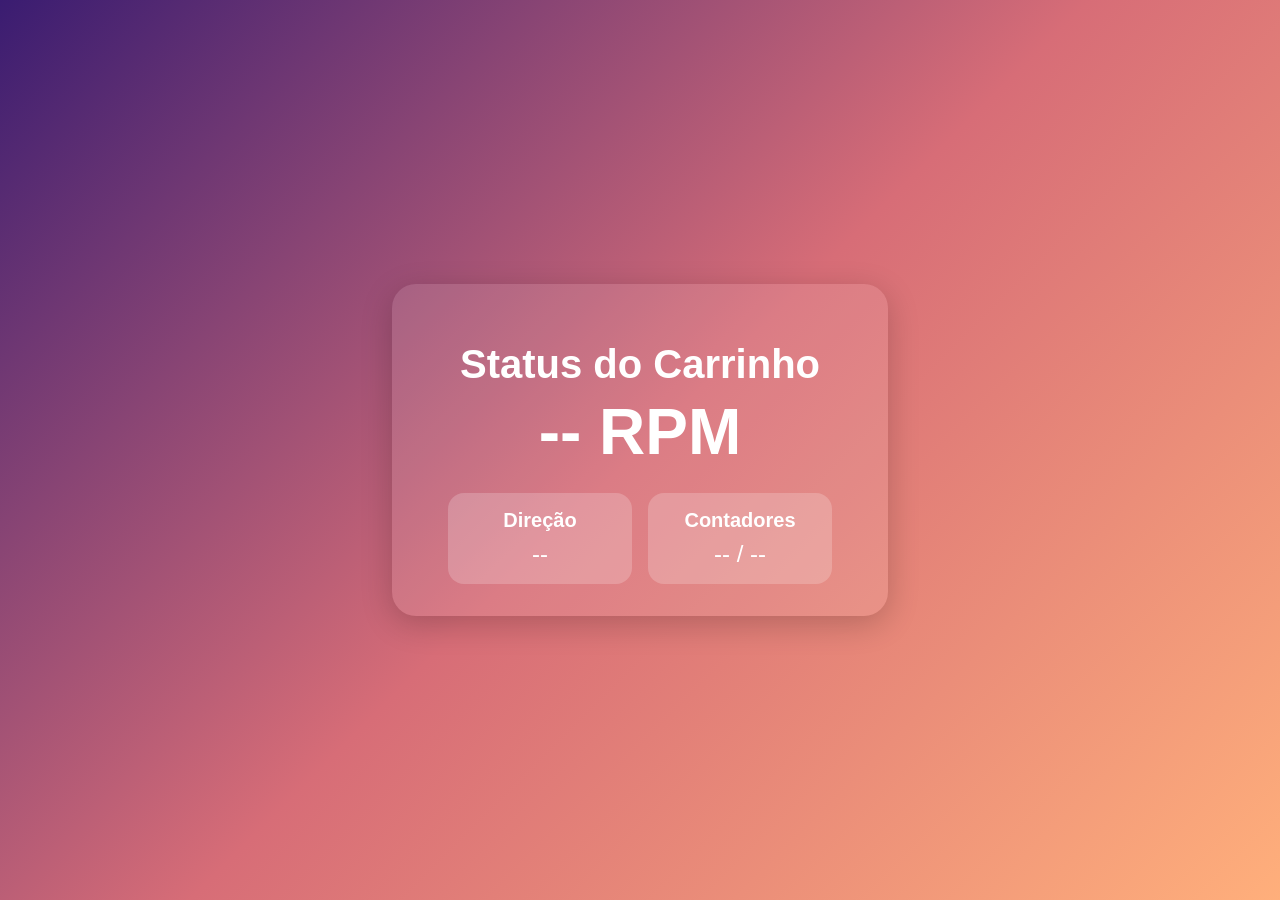
<file: carrinho/data/dashboard.html>
<!DOCTYPE html>
<html lang="pt-BR">
<head>
  <meta charset="UTF-8">
  <meta name="viewport" content="width=device-width, initial-scale=1.0">
  <title>Painel do Carrinho</title>
  <style>
    body {
      display: flex;
      flex-direction: column;
      justify-content: center;
      align-items: center;
      height: 100vh;
      margin: 0;
      font-family: 'Segoe UI', Tahoma, Geneva, Verdana, sans-serif;
      background: linear-gradient(135deg, #3a1c71, #d76d77, #ffaf7b);
      color: #fff;
    }
    .container {
      background: rgba(255, 255, 255, 0.1);
      padding: 2rem 3rem;
      border-radius: 1.5rem;
      box-shadow: 0 8px 32px rgba(0, 0, 0, 0.2);
      text-align: center;
      max-width: 400px;
      width: 90%;
    }
    h1 {
      font-size: 2.5rem;
      margin-bottom: 0.5rem;
    }
    .speed {
      font-size: 4rem;
      font-weight: bold;
      margin: 0.5rem 0;
    }
    .info {
      display: flex;
      justify-content: space-between;
      margin-top: 1.5rem;
    }
    .card {
      background: rgba(255, 255, 255, 0.2);
      padding: 1rem;
      border-radius: 1rem;
      flex: 1;
      margin: 0 0.5rem;
    }
    .card h2 {
      margin: 0;
      font-size: 1.25rem;
    }
    .card p {
      margin: 0.5rem 0 0;
      font-size: 1.5rem;
    }
  </style>
</head>
<body>
  <div class="container">
    <h1>Status do Carrinho</h1>
    <div class="speed" id="speed">-- RPM</div>
    <div class="info">
      <div class="card">
        <h2>Direção</h2>
        <p id="direction">--</p>
      </div>
      <div class="card">
        <h2>Contadores</h2>
        <p id="counters">-- / --</p>
      </div>
    </div>
  </div>

  <script>
    async function fetchData() {
      try {
        const res = await fetch('/');
        const data = await res.json();
        document.getElementById('speed').innerText = data.rpmD + ' RPM (D)';
        document.getElementById('direction').innerText = data.direcaoD;
        document.getElementById('counters').innerText = data.contD1 + ' | ' + data.contD2;
      } catch (err) {
        console.error('Erro ao buscar dados:', err);
      }
    }

    // Atualiza a cada 5 segundos
    fetchData();
    setInterval(fetchData, 5000);
  </script>
</body>
</html>
</file>
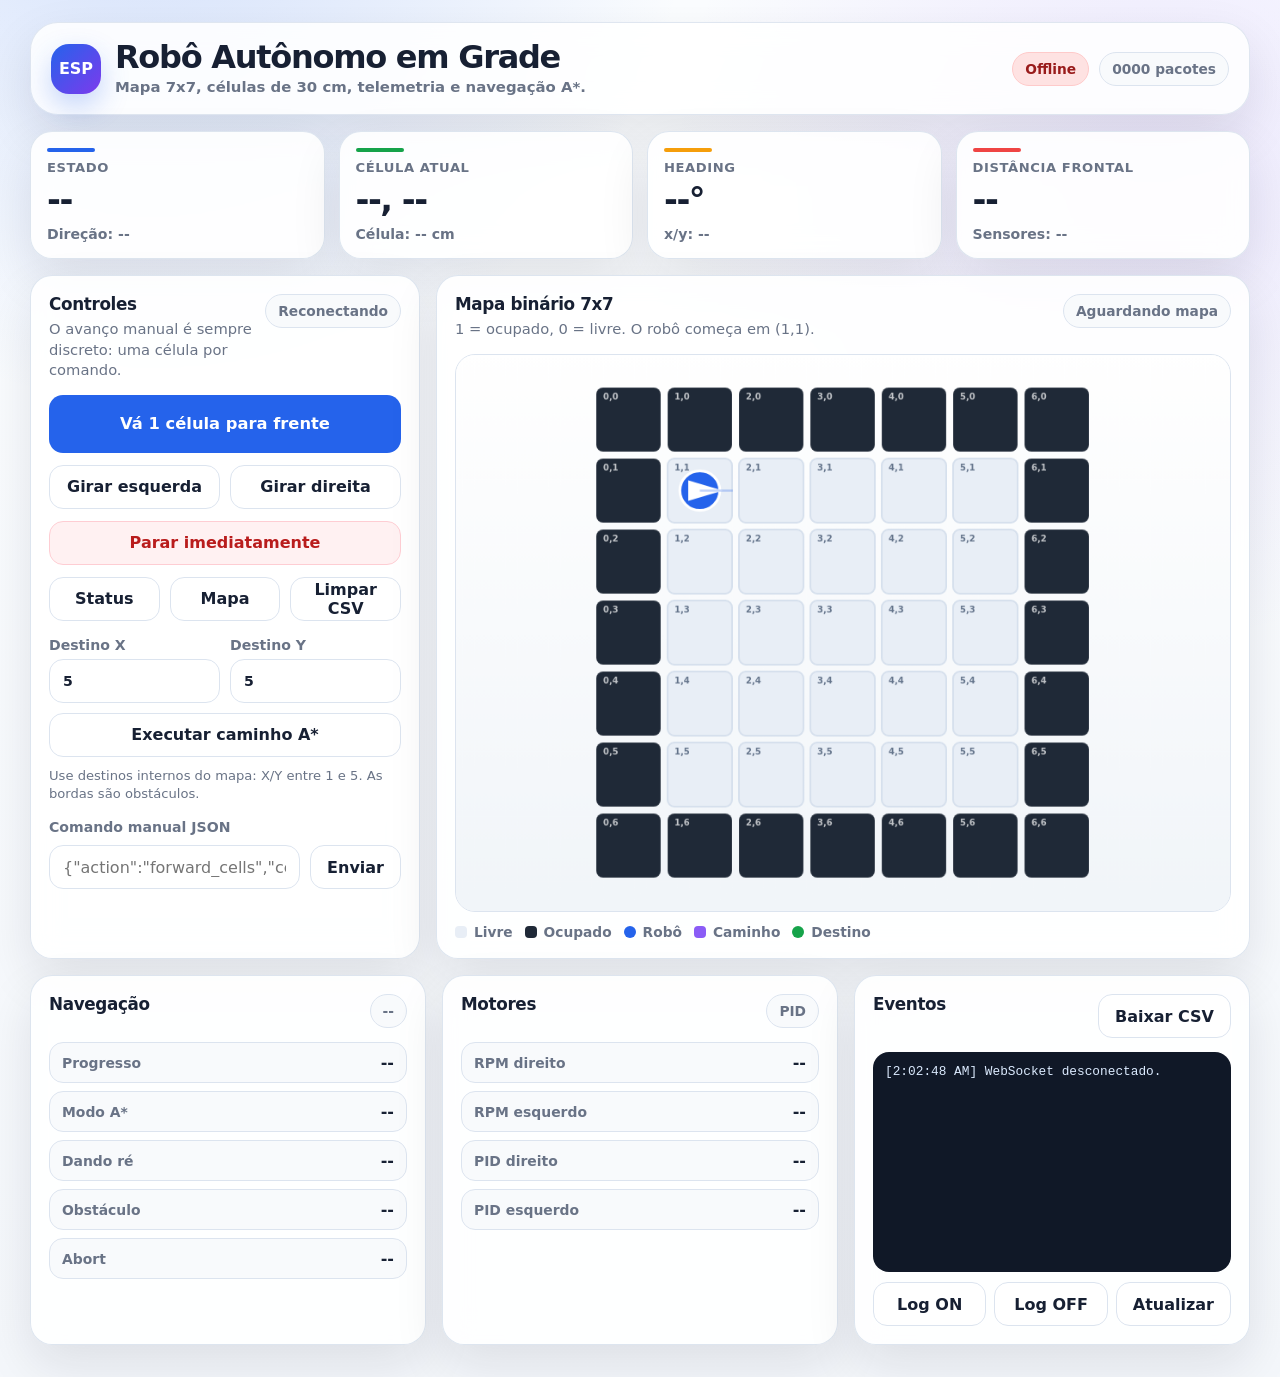
<file: PlatformIO/data/dashboard.html>
<!doctype html>
<html lang="pt-BR">
<head>
  <meta charset="utf-8">
  <meta name="viewport" content="width=device-width, initial-scale=1">
  <title>TCC | Robô Autônomo ESP32</title>
  <style>
    :root {
      --bg: #f4f7fb;
      --surface: #ffffff;
      --surface-2: #f8fafc;
      --text: #172033;
      --muted: #697386;
      --line: #dce4ef;
      --primary: #2563eb;
      --primary-2: #1d4ed8;
      --danger: #ef4444;
      --success: #16a34a;
      --warning: #f59e0b;
      --wall: #1f2937;
      --free: #e8eef6;
      --path: #8b5cf6;
      --shadow: 0 20px 50px rgba(15, 23, 42, .10);
      --radius: 22px;
    }

    * { box-sizing: border-box; }
    html { scroll-behavior: smooth; }
    body {
      margin: 0;
      min-height: 100vh;
      color: var(--text);
      font-family: ui-sans-serif, system-ui, -apple-system, BlinkMacSystemFont, "Segoe UI", sans-serif;
      background:
        radial-gradient(circle at 12% -10%, rgba(37, 99, 235, .18), transparent 34rem),
        radial-gradient(circle at 90% 12%, rgba(139, 92, 246, .12), transparent 30rem),
        linear-gradient(180deg, #fbfdff 0%, var(--bg) 100%);
    }

    button, input, a { font: inherit; }
    button, .link-button {
      border: 1px solid var(--line);
      border-radius: 14px;
      min-height: 44px;
      padding: 0 16px;
      background: var(--surface);
      color: var(--text);
      font-weight: 750;
      cursor: pointer;
      text-decoration: none;
      display: inline-flex;
      align-items: center;
      justify-content: center;
      gap: 8px;
      transition: transform .14s ease, box-shadow .14s ease, border-color .14s ease, background .14s ease;
      user-select: none;
    }
    button:hover, .link-button:hover { transform: translateY(-1px); box-shadow: 0 10px 24px rgba(15, 23, 42, .11); border-color: #c8d5e6; }
    button:active { transform: translateY(0); box-shadow: none; }
    input {
      width: 100%;
      min-height: 44px;
      border: 1px solid var(--line);
      background: #fff;
      border-radius: 14px;
      padding: 0 13px;
      color: var(--text);
      outline: none;
    }
    input:focus { border-color: var(--primary); box-shadow: 0 0 0 4px rgba(37, 99, 235, .12); }

    .app {
      width: min(1220px, calc(100% - 28px));
      margin: 0 auto;
      padding: 22px 0 32px;
      display: grid;
      gap: 16px;
    }

    .topbar {
      display: flex;
      align-items: center;
      justify-content: space-between;
      gap: 16px;
      padding: 18px 20px;
      background: rgba(255,255,255,.86);
      border: 1px solid rgba(220, 228, 239, .9);
      border-radius: 28px;
      box-shadow: var(--shadow);
      backdrop-filter: blur(14px);
    }
    .brand { display: flex; align-items: center; gap: 14px; min-width: 0; }
    .logo {
      width: 50px; height: 50px; border-radius: 18px;
      background: linear-gradient(135deg, var(--primary), #7c3aed);
      box-shadow: 0 12px 28px rgba(37, 99, 235, .26);
      display: grid; place-items: center; color: #fff; font-weight: 900;
    }
    .brand h1 { margin: 0; font-size: clamp(1.25rem, 2.8vw, 2rem); letter-spacing: -.04em; line-height: 1; }
    .brand p { margin: 5px 0 0; color: var(--muted); font-weight: 600; font-size: .93rem; }
    .connection { display: flex; align-items: center; gap: 10px; flex-wrap: wrap; justify-content: flex-end; }
    .pill {
      border-radius: 999px;
      padding: 8px 12px;
      font-size: .86rem;
      font-weight: 850;
      border: 1px solid var(--line);
      background: var(--surface-2);
      color: var(--muted);
      white-space: nowrap;
    }
    .pill.online { background: #dcfce7; color: #166534; border-color: #bbf7d0; }
    .pill.offline { background: #fee2e2; color: #991b1b; border-color: #fecaca; }

    .metrics { display: grid; grid-template-columns: repeat(4, minmax(0, 1fr)); gap: 14px; }
    .card, .panel {
      background: rgba(255,255,255,.9);
      border: 1px solid rgba(220, 228, 239, .95);
      border-radius: var(--radius);
      box-shadow: var(--shadow);
      backdrop-filter: blur(14px);
    }
    .card { padding: 16px; display: grid; gap: 8px; min-height: 116px; }
    .card .label { color: var(--muted); font-size: .82rem; font-weight: 800; text-transform: uppercase; letter-spacing: .045em; }
    .card .value { font-size: clamp(1.35rem, 3vw, 2.1rem); font-weight: 900; letter-spacing: -.045em; line-height: 1.04; overflow-wrap: anywhere; }
    .card .hint { color: var(--muted); font-size: .88rem; font-weight: 650; }
    .bar { height: 4px; width: 48px; border-radius: 999px; background: var(--primary); }
    .bar.green { background: var(--success); } .bar.amber { background: var(--warning); } .bar.red { background: var(--danger); }

    .main-grid { display: grid; grid-template-columns: 390px minmax(0, 1fr); gap: 16px; align-items: stretch; }
    .panel { padding: 18px; min-width: 0; }
    .panel-head { display: flex; align-items: flex-start; justify-content: space-between; gap: 12px; margin-bottom: 14px; }
    .panel h2 { margin: 0; font-size: 1.05rem; letter-spacing: -.02em; }
    .panel .desc { margin: 5px 0 0; color: var(--muted); font-size: .92rem; line-height: 1.4; }

    .controls { display: grid; gap: 12px; }
    .primary-action { min-height: 58px; background: var(--primary); color: #fff; border-color: transparent; font-size: 1.02rem; }
    .primary-action:hover { background: var(--primary-2); }
    .danger { background: #fff1f2; color: #b91c1c; border-color: #fecdd3; }
    .button-grid { display: grid; grid-template-columns: 1fr 1fr; gap: 10px; }
    .button-grid.three { grid-template-columns: repeat(3, 1fr); }
    .path-form, .manual-form { display: grid; gap: 10px; padding-top: 4px; }
    .form-row { display: grid; grid-template-columns: 1fr 1fr; gap: 10px; }
    label { display: grid; gap: 6px; color: var(--muted); font-weight: 750; font-size: .88rem; }
    .manual-inline { display: grid; grid-template-columns: 1fr auto; gap: 10px; }
    .subtle { color: var(--muted); font-size: .82rem; line-height: 1.4; margin: 0; }

    .map-wrap { position: relative; }
    canvas {
      width: 100%;
      aspect-ratio: 1 / .72;
      min-height: 430px;
      display: block;
      border-radius: 20px;
      border: 1px solid var(--line);
      background: #f8fafc;
    }
    .legend { display: flex; gap: 12px; flex-wrap: wrap; align-items: center; margin-top: 12px; color: var(--muted); font-weight: 750; font-size: .86rem; }
    .legend span { display: inline-flex; align-items: center; gap: 7px; }
    .dot { width: 12px; height: 12px; border-radius: 4px; display: inline-block; }
    .dot.free { background: var(--free); } .dot.wall { background: var(--wall); } .dot.robot { background: var(--primary); border-radius: 999px; } .dot.path { background: var(--path); } .dot.target { background: var(--success); border-radius: 999px; }

    .details { display: grid; grid-template-columns: repeat(3, minmax(0, 1fr)); gap: 16px; }
    .data-list { display: grid; gap: 8px; }
    .data-list div {
      display: flex;
      align-items: center;
      justify-content: space-between;
      gap: 12px;
      padding: 10px 12px;
      background: var(--surface-2);
      border: 1px solid var(--line);
      border-radius: 14px;
    }
    .data-list span { color: var(--muted); font-weight: 750; font-size: .87rem; }
    .data-list strong { text-align: right; overflow-wrap: anywhere; }
    .log {
      height: 220px;
      max-height: 220px;
      overflow-y: scroll;
      overflow-x: hidden;
      overscroll-behavior: contain;
      border-radius: 16px;
      background: #101827;
      color: #dbeafe;
      padding: 12px;
      font-family: ui-monospace, SFMono-Regular, Menlo, Consolas, monospace;
      font-size: .8rem;
    }
    .log p { margin: 0 0 7px; overflow-wrap: anywhere; }
    .log-actions { display: grid; grid-template-columns: repeat(3, 1fr); gap: 8px; margin-top: 10px; }

    @media (max-width: 980px) {
      .topbar { align-items: flex-start; flex-direction: column; }
      .connection { justify-content: flex-start; }
      .metrics, .main-grid, .details { grid-template-columns: 1fr; }
      canvas { min-height: 320px; }
    }
    @media (max-width: 560px) {
      .app { width: min(100% - 18px, 1220px); padding-top: 10px; }
      .topbar, .panel, .card { border-radius: 18px; }
      .button-grid, .button-grid.three, .form-row, .manual-inline, .log-actions { grid-template-columns: 1fr; }
      .logo { width: 44px; height: 44px; border-radius: 15px; }
    }
  </style>
</head>
<body>
  <main class="app">
    <header class="topbar">
      <div class="brand">
        <div class="logo">ESP</div>
        <div>
          <h1>Robô Autônomo em Grade</h1>
          <p>Mapa 7x7, células de 30 cm, telemetria e navegação A*.</p>
        </div>
      </div>
      <div class="connection">
        <span id="connection-status" class="pill offline">Offline</span>
        <span id="packet-count" class="pill">0000 pacotes</span>
      </div>
    </header>

    <section class="metrics">
      <article class="card"><div class="bar"></div><span class="label">Estado</span><strong id="robot-status" class="value">--</strong><small id="robot-direction" class="hint">Direção: --</small></article>
      <article class="card"><div class="bar green"></div><span class="label">Célula atual</span><strong class="value"><span id="grid-x">--</span>, <span id="grid-y">--</span></strong><small id="cell-size" class="hint">Célula: -- cm</small></article>
      <article class="card"><div class="bar amber"></div><span class="label">Heading</span><strong id="theta-deg" class="value">--°</strong><small id="world-position" class="hint">x/y: --</small></article>
      <article class="card"><div class="bar red"></div><span class="label">Distância frontal</span><strong id="front-distance" class="value">--</strong><small id="sensor-age" class="hint">Sensores: --</small></article>
    </section>

    <section class="main-grid">
      <section class="panel">
        <div class="panel-head">
          <div><h2>Controles</h2><p class="desc">O avanço manual é sempre discreto: uma célula por comando.</p></div>
          <span id="input-status" class="pill">Pronto</span>
        </div>
        <div class="controls">
          <button type="button" class="primary-action" data-command='{"action":"forward_cells","cells":1}'>Vá 1 célula para frente</button>
          <div class="button-grid">
            <button type="button" data-command="left">Girar esquerda</button>
            <button type="button" data-command="right">Girar direita</button>
          </div>
          <button type="button" class="danger" data-command="stop">Parar imediatamente</button>
          <div class="button-grid three">
            <button type="button" data-command="status">Status</button>
            <button type="button" data-command="map">Mapa</button>
            <button type="button" data-command='{"action":"experiment_log","mode":"clear"}'>Limpar CSV</button>
          </div>
          <form id="path-form" class="path-form">
            <div class="form-row">
              <label>Destino X<input id="target-x" type="number" min="1" max="5" value="5"></label>
              <label>Destino Y<input id="target-y" type="number" min="1" max="5" value="5"></label>
            </div>
            <button type="submit">Executar caminho A*</button>
            <p class="subtle">Use destinos internos do mapa: X/Y entre 1 e 5. As bordas são obstáculos.</p>
          </form>
          <form id="command-form" class="manual-form">
            <label for="command-input">Comando manual JSON</label>
            <div class="manual-inline">
              <input id="command-input" type="text" autocomplete="off" placeholder='{"action":"forward_cells","cells":2}'>
              <button type="submit">Enviar</button>
            </div>
          </form>
        </div>
      </section>

      <section class="panel">
        <div class="panel-head">
          <div><h2>Mapa binário 7x7</h2><p class="desc">1 = ocupado, 0 = livre. O robô começa em (1,1).</p></div>
          <span id="map-info" class="pill">Aguardando mapa</span>
        </div>
        <div class="map-wrap"><canvas id="map-canvas" width="900" height="650"></canvas></div>
        <div class="legend">
          <span><i class="dot free"></i>Livre</span>
          <span><i class="dot wall"></i>Ocupado</span>
          <span><i class="dot robot"></i>Robô</span>
          <span><i class="dot path"></i>Caminho</span>
          <span><i class="dot target"></i>Destino</span>
        </div>
      </section>
    </section>

    <section class="details">
      <section class="panel">
        <div class="panel-head"><h2>Navegação</h2><span id="cell-nav-state" class="pill">--</span></div>
        <div class="data-list">
          <div><span>Progresso</span><strong id="cell-nav-progress">--</strong></div>
          <div><span>Modo A*</span><strong id="cell-nav-path">--</strong></div>
          <div><span>Dando ré</span><strong id="cell-nav-reverse">--</strong></div>
          <div><span>Obstáculo</span><strong id="cell-nav-obstacle">--</strong></div>
          <div><span>Abort</span><strong id="cell-nav-abort">--</strong></div>
        </div>
      </section>
      <section class="panel">
        <div class="panel-head"><h2>Motores</h2><span class="pill">PID</span></div>
        <div class="data-list">
          <div><span>RPM direito</span><strong id="motor-d-rpm">--</strong></div>
          <div><span>RPM esquerdo</span><strong id="motor-e-rpm">--</strong></div>
          <div><span>PID direito</span><strong id="motor-d-pid">--</strong></div>
          <div><span>PID esquerdo</span><strong id="motor-e-pid">--</strong></div>
        </div>
      </section>
      <section class="panel">
        <div class="panel-head"><h2>Eventos</h2><a class="link-button" href="/api/tcc-log.csv">Baixar CSV</a></div>
        <div id="io-log" class="log" aria-live="polite"></div>
        <div class="log-actions">
          <button type="button" data-command='{"action":"experiment_log","mode":"enable"}'>Log ON</button>
          <button type="button" data-command='{"action":"experiment_log","mode":"disable"}'>Log OFF</button>
          <button type="button" data-command="map">Atualizar</button>
        </div>
      </section>
    </section>
  </main>

  <script>
    (() => {
      'use strict';
      const $ = (id) => document.getElementById(id);
      const statusBadge = $('connection-status');
      const packetCount = $('packet-count');
      const ioLog = $('io-log');
      const canvas = $('map-canvas');
      const ctx = canvas.getContext('2d');
      let ws, reconnectTimer, packets = 0, mapState = null, lastLocation = null, plannedPath = [];

      const setText = (id, value) => { const el = $(id); if (el) el.textContent = value; };
      const fixed = (value, digits = 2) => { const n = Number(value); return Number.isFinite(n) ? n.toFixed(digits) : '--'; };
      const boolLabel = (value) => value === true ? 'Sim' : value === false ? 'Não' : '--';

      function addLog(text) {
        const line = document.createElement('p');
        line.textContent = `[${new Date().toLocaleTimeString()}] ${text}`;
        ioLog.appendChild(line);
        while (ioLog.children.length > 80) ioLog.removeChild(ioLog.firstChild);
        ioLog.scrollTop = ioLog.scrollHeight;
      }

      function setConnection(online) {
        statusBadge.textContent = online ? 'Online' : 'Offline';
        statusBadge.classList.toggle('online', online);
        statusBadge.classList.toggle('offline', !online);
        setText('input-status', online ? 'Online' : 'Reconectando');
      }

      function send(payload) {
        if (!ws || ws.readyState !== WebSocket.OPEN) { addLog('WebSocket offline; comando não enviado.'); return; }
        const message = typeof payload === 'string' ? payload : JSON.stringify(payload);
        ws.send(message);
        addLog(`TX ${message}`);
      }

      function connect() {
        clearTimeout(reconnectTimer);
        ws = new WebSocket(`ws://${location.host}/car`);
        ws.addEventListener('open', () => { setConnection(true); addLog('WebSocket conectado.'); send('status'); send('map'); });
        ws.addEventListener('close', () => { setConnection(false); addLog('WebSocket desconectado.'); reconnectTimer = setTimeout(connect, 1400); });
        ws.addEventListener('error', () => setConnection(false));
        ws.addEventListener('message', (event) => { packets += 1; packetCount.textContent = `${String(packets).padStart(4, '0')} pacotes`; handleMessage(event.data); });
      }

      function handleMessage(raw) {
        let data;
        try { data = JSON.parse(raw); } catch (_) { addLog(`RX ${raw}`); return; }
        if (data.ready) return;
        if (data.type === 'map') { updateMap(data.map); return; }
        if (data.map && data.map.type === 'map') { updateMap(data.map.map); return; }
        if (data.type === 'path') {
          plannedPath = Array.isArray(data.cells) ? data.cells : [];
          addLog(data.ok ? `Caminho com ${plannedPath.length} células.` : `Falha no caminho: ${data.reason || '--'}`);
          drawMap(); send('map'); return;
        }
        if (data.type === 'cell_nav') { updateCellNav(data); return; }
        updateTelemetry(data);
      }

      function updateTelemetry(data) {
        setText('robot-status', data.status || '--');
        setText('robot-direction', `Movimento: ${data.direction || '--'}`);
        if (data.location) {
          lastLocation = data.location;
          setText('grid-x', data.location.grid_x ?? '--');
          setText('grid-y', data.location.grid_y ?? '--');
          setText('theta-deg', headingText(data.location.theta_deg));
          setText('world-position', `x=${fixed(data.location.world_x_m, 3)}m · y=${fixed(data.location.world_y_m, 3)}m`);
          setText('cell-size', `Célula: ${fixed((data.location.cell_size_m || 0) * 100, 0)} cm`);
        }
        setText('front-distance', Number.isFinite(Number(data.distance)) ? `${data.distance} mm` : '--');
        if (data.sensor_age) setText('sensor-age', `QMC ${data.sensor_age.qmc_ms ?? data.sensor_age.mag_ms ?? data.sensor_age.mpu_ms ?? '--'} ms · ToF ${data.sensor_age.tof_ms ?? '--'} ms`);
        if (data.cell_nav) updateCellNav(data.cell_nav);
        if (data.motorD) { setText('motor-d-rpm', fixed(data.motorD.rpm, 1)); setText('motor-d-pid', fixed(data.motorD.pidOutput, 1)); }
        if (data.motorE) { setText('motor-e-rpm', fixed(data.motorE.rpm, 1)); setText('motor-e-pid', fixed(data.motorE.pidOutput, 1)); }
        drawMap();
      }

      function updateCellNav(nav) {
        setText('cell-nav-state', nav.state || nav.event || '--');
        setText('cell-nav-progress', `${nav.completed ?? '--'}/${nav.requested ?? '--'}`);
        setText('cell-nav-path', nav.path_mode === true ? `${nav.path_index ?? 0}/${nav.path_len ?? 0}` : 'Manual');
        setText('cell-nav-reverse', boolLabel(nav.reverse));
        setText('cell-nav-obstacle', boolLabel(nav.obstacle));
        setText('cell-nav-abort', nav.abort_reason || nav.reason || '--');
        if (nav.event) addLog(`NAV ${nav.event} · ${nav.state || '--'}${nav.reverse ? ' · ré' : ''}`);
      }

      function updateMap(map) {
        if (!map) return;
        mapState = map;
        if (map.robot) lastLocation = { grid_x: map.robot.x, grid_y: map.robot.y, world_x_m: map.robot.world_x_m, world_y_m: map.robot.world_y_m, theta_deg: map.robot.theta_deg };
        if (Array.isArray(map.path) && map.path.length) plannedPath = map.path;
        setText('map-info', `${map.width || '--'}x${map.height || '--'} · ${fixed((map.cell_size_m || 0) * 100, 0)} cm`);
        drawMap();
      }

      function normalizeDegrees(value) {
        const n = Number(value);
        if (!Number.isFinite(n)) return 0;
        return ((n % 360) + 360) % 360;
      }

      function headingText(thetaDeg) {
        const deg = normalizeDegrees(thetaDeg);
        const labels = ['Leste', 'Nordeste', 'Norte', 'Noroeste', 'Oeste', 'Sudoeste', 'Sul', 'Sudeste'];
        const index = Math.round(deg / 45) % 8;
        return `${deg.toFixed(1)}° · ${labels[index]}`;
      }

      function drawRobotArrow(cx, cy, radius, thetaDeg) {
        // O theta do EKF usa eixo X positivo como frente. Como o canvas tem Y positivo para baixo, invertimos o sinal no desenho.
        const angle = -Number(thetaDeg || 0) * Math.PI / 180;
        const tipX = cx + Math.cos(angle) * radius * 1.15;
        const tipY = cy + Math.sin(angle) * radius * 1.15;
        const tailX = cx - Math.cos(angle) * radius * 0.58;
        const tailY = cy - Math.sin(angle) * radius * 0.58;
        const perpX = Math.cos(angle + Math.PI / 2);
        const perpY = Math.sin(angle + Math.PI / 2);
        const wing = radius * 0.52;

        ctx.fillStyle = '#2563eb';
        ctx.beginPath();
        ctx.arc(cx, cy, radius, 0, Math.PI * 2);
        ctx.fill();
        ctx.strokeStyle = '#ffffff';
        ctx.lineWidth = Math.max(3, radius * .14);
        ctx.stroke();

        ctx.fillStyle = '#ffffff';
        ctx.beginPath();
        ctx.moveTo(tipX, tipY);
        ctx.lineTo(tailX + perpX * wing, tailY + perpY * wing);
        ctx.lineTo(tailX - perpX * wing, tailY - perpY * wing);
        ctx.closePath();
        ctx.fill();

        ctx.strokeStyle = 'rgba(37, 99, 235, .28)';
        ctx.lineWidth = Math.max(2, radius * .10);
        ctx.beginPath();
        ctx.moveTo(cx, cy);
        ctx.lineTo(cx + Math.cos(angle) * radius * 1.65, cy + Math.sin(angle) * radius * 1.65);
        ctx.stroke();
      }

      function drawMap() {
        const w = canvas.width, h = canvas.height;
        ctx.clearRect(0, 0, w, h);
        const g = ctx.createLinearGradient(0, 0, 0, h);
        g.addColorStop(0, '#ffffff'); g.addColorStop(1, '#f1f5f9');
        ctx.fillStyle = g; ctx.fillRect(0, 0, w, h);

        const rows = mapState?.rows || ['1111111','1000001','1000001','1000001','1000001','1000001','1111111'];
        const rowsCount = rows.length, colsCount = rows[0]?.length || 7;
        const pad = 34;
        const cell = Math.floor(Math.min((w - pad * 2) / colsCount, (h - pad * 2) / rowsCount));
        const ox = Math.floor((w - cell * colsCount) / 2);
        const oy = Math.floor((h - cell * rowsCount) / 2);
        const pathSet = new Set((plannedPath || []).map((p) => `${p.x},${p.y}`));
        const target = mapState?.target;
        const robotX = lastLocation?.grid_x ?? mapState?.robot?.x ?? 1;
        const robotY = lastLocation?.grid_y ?? mapState?.robot?.y ?? 1;

        ctx.textAlign = 'center'; ctx.textBaseline = 'middle';
        for (let y = 0; y < rowsCount; y++) {
          for (let x = 0; x < colsCount; x++) {
            const absoluteX = (mapState?.viewStartX || 0) + x;
            const absoluteY = (mapState?.viewStartY || 0) + y;
            const px = ox + x * cell, py = oy + y * cell;
            const occupied = rows[y]?.[x] === '1';
            const radius = Math.max(8, cell * .08);
            roundRect(px + 4, py + 4, cell - 8, cell - 8, radius);
            ctx.fillStyle = occupied ? '#1f2937' : '#e8eef6'; ctx.fill();
            ctx.strokeStyle = occupied ? 'rgba(255,255,255,.08)' : '#d6e0ed'; ctx.lineWidth = 2; ctx.stroke();

            if (pathSet.has(`${absoluteX},${absoluteY}`)) {
              roundRect(px + cell * .22, py + cell * .22, cell * .56, cell * .56, radius);
              ctx.fillStyle = 'rgba(139, 92, 246, .78)'; ctx.fill();
            }
            if (target && target.x === absoluteX && target.y === absoluteY) {
              ctx.fillStyle = '#16a34a'; ctx.beginPath(); ctx.arc(px + cell / 2, py + cell / 2, Math.max(10, cell * .18), 0, Math.PI * 2); ctx.fill();
            }
            if (robotX === absoluteX && robotY === absoluteY) {
              const thetaDeg = Number(lastLocation?.theta_deg ?? mapState?.robot?.theta_deg ?? 0);
              drawRobotArrow(px + cell / 2, py + cell / 2, Math.max(18, cell * .28), thetaDeg);
            }
            ctx.fillStyle = occupied ? 'rgba(255,255,255,.72)' : '#64748b';
            ctx.font = `700 ${Math.max(10, cell * .12)}px system-ui`;
            ctx.textAlign = 'left'; ctx.textBaseline = 'top'; ctx.fillText(`${absoluteX},${absoluteY}`, px + 12, py + 10);
            ctx.textAlign = 'center'; ctx.textBaseline = 'middle';
          }
        }
      }

      function roundRect(x, y, width, height, radius) {
        ctx.beginPath();
        ctx.moveTo(x + radius, y);
        ctx.arcTo(x + width, y, x + width, y + height, radius);
        ctx.arcTo(x + width, y + height, x, y + height, radius);
        ctx.arcTo(x, y + height, x, y, radius);
        ctx.arcTo(x, y, x + width, y, radius);
        ctx.closePath();
      }

      document.addEventListener('click', (event) => {
        const button = event.target.closest('[data-command]');
        if (!button) return;
        send(button.dataset.command);
      });
      $('command-form').addEventListener('submit', (event) => {
        event.preventDefault();
        const value = $('command-input').value.trim();
        if (value) send(value);
        $('command-input').value = '';
      });
      $('path-form').addEventListener('submit', (event) => {
        event.preventDefault();
        send({ action: 'path_to', x: Number($('target-x').value), y: Number($('target-y').value), execute: true });
      });

      drawMap(); connect();
    })();
  </script>
</body>
</html>
</file>
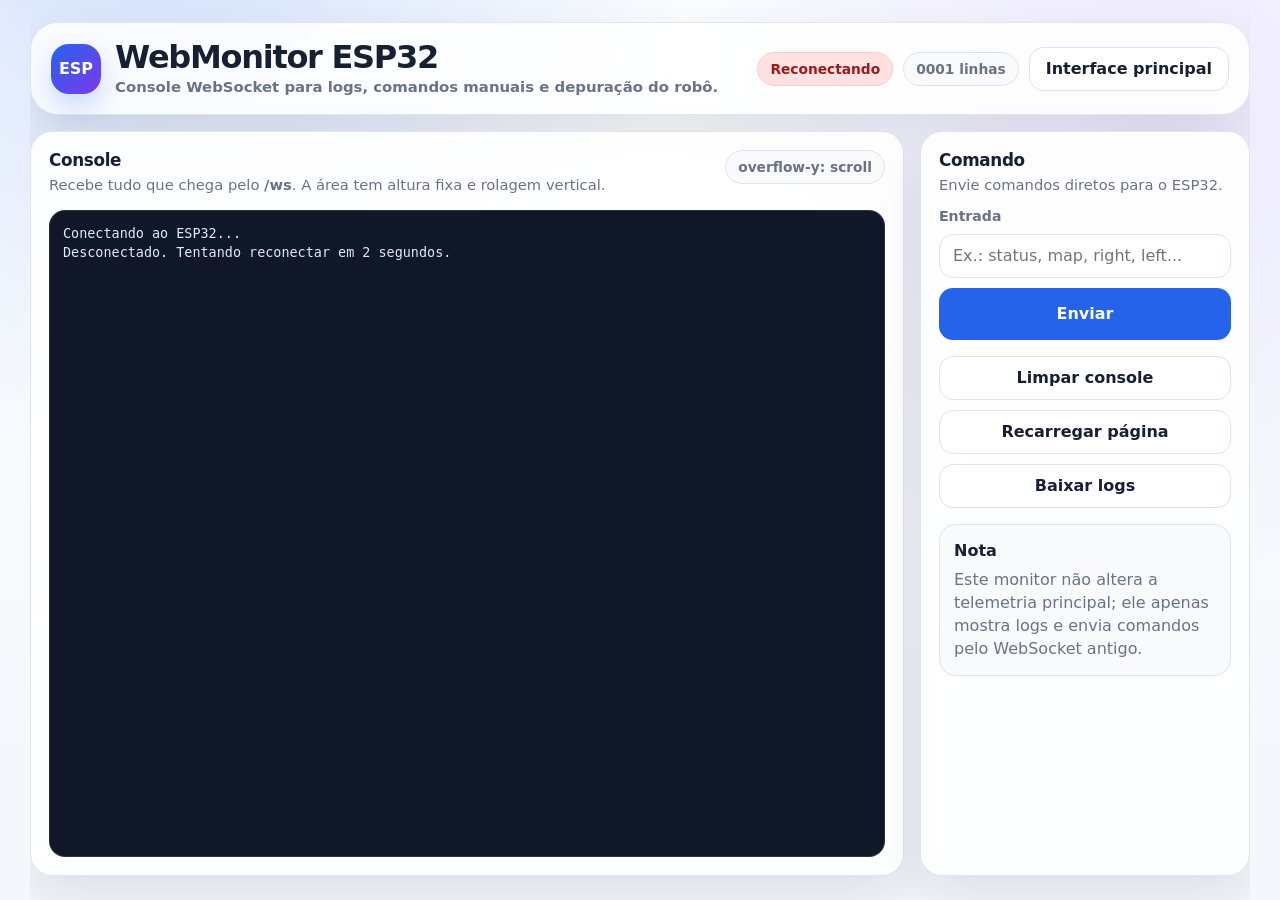
<file: PlatformIO/data/monitor.html>
<!doctype html>
<html lang="pt-BR">
<head>
  <meta charset="utf-8">
  <meta name="viewport" content="width=device-width, initial-scale=1">
  <title>TCC | WebMonitor ESP32</title>
  <link rel="stylesheet" href="./monitor.css">
  <script src="./monitor.js" defer></script>
</head>
<body>
  <main class="app">
    <header class="topbar">
      <div class="brand">
        <div class="logo">ESP</div>
        <div>
          <h1>WebMonitor ESP32</h1>
          <p>Console WebSocket para logs, comandos manuais e depuração do robô.</p>
        </div>
      </div>
      <div class="connection">
        <span id="connection-status" class="pill offline">Offline</span>
        <span id="log-count" class="pill">0000 linhas</span>
        <a class="link-button" href="/">Interface principal</a>
      </div>
    </header>

    <section class="monitor-grid">
      <section class="panel terminal-panel" aria-label="Terminal do ESP32">
        <div class="panel-head">
          <div>
            <h2>Console</h2>
            <p class="desc">Recebe tudo que chega pelo <strong>/ws</strong>. A área tem altura fixa e rolagem vertical.</p>
          </div>
          <span class="pill">overflow-y: scroll</span>
        </div>
        <pre id="terminal" class="terminal" aria-live="polite">Conectando ao ESP32...</pre>
      </section>

      <aside class="panel side-panel">
        <div class="panel-head compact">
          <div>
            <h2>Comando</h2>
            <p class="desc">Envie comandos diretos para o ESP32.</p>
          </div>
        </div>
        <form id="command-form" class="command-form">
          <label for="input-box">Entrada</label>
          <input type="text" id="input-box" autocomplete="off" placeholder="Ex.: status, map, right, left...">
          <button class="primary-action" type="submit">Enviar</button>
        </form>

        <div class="actions">
          <button type="button" id="clear-terminal">Limpar console</button>
          <button type="button" id="reload-page">Recarregar página</button>
          <button type="button" id="download-logs">Baixar logs</button>
        </div>

        <div class="info-box">
          <strong>Nota</strong>
          <p>Este monitor não altera a telemetria principal; ele apenas mostra logs e envia comandos pelo WebSocket antigo.</p>
        </div>
      </aside>
    </section>
  </main>
</body>
</html>
</file>
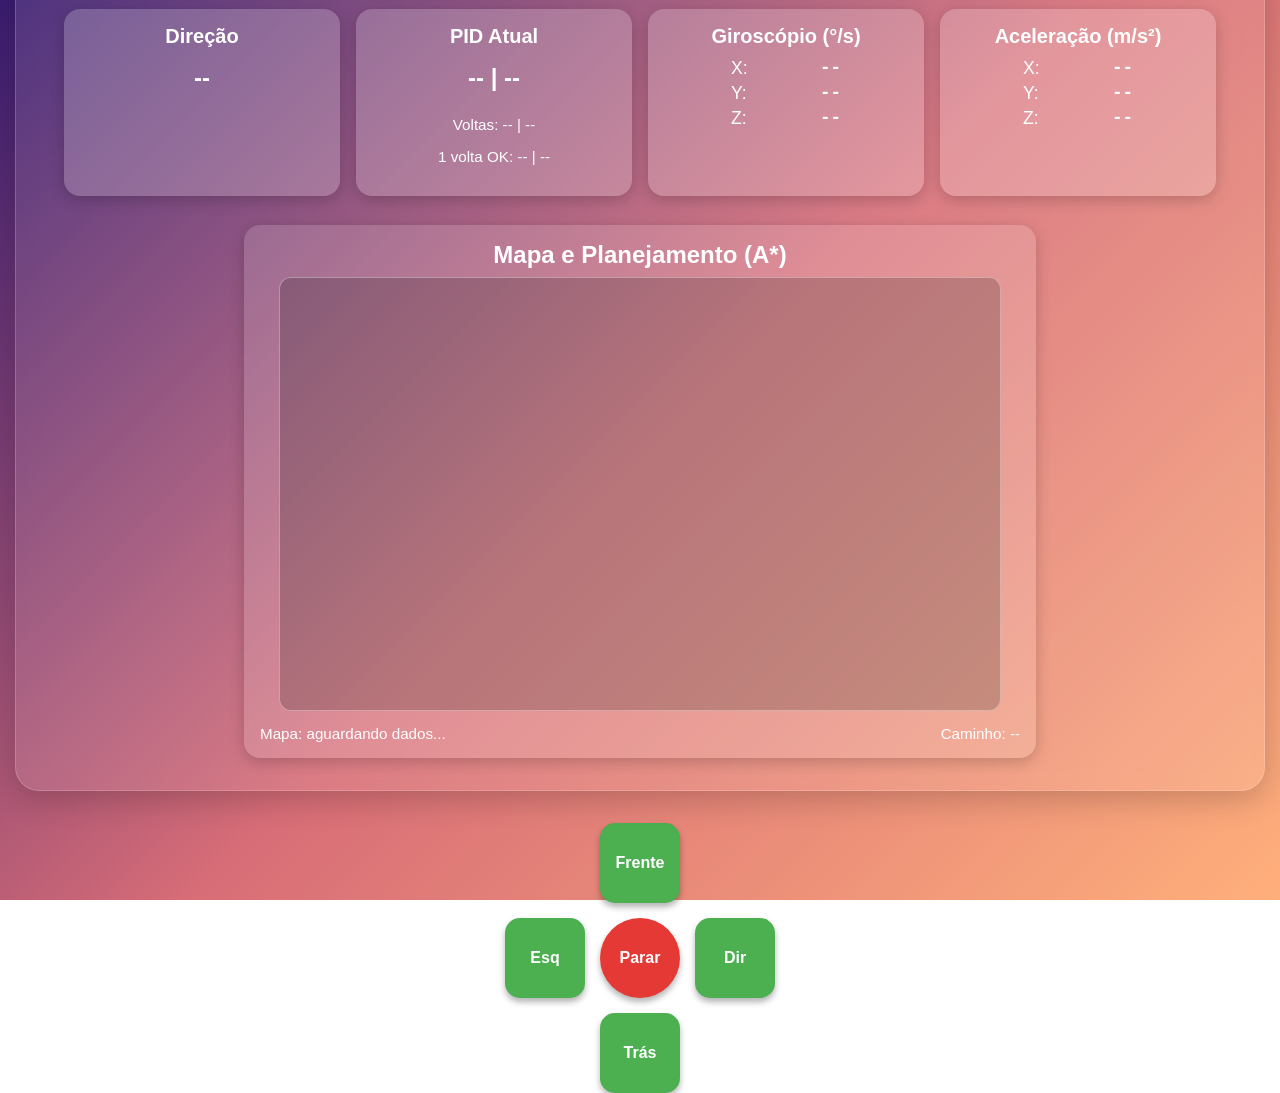
<file: Codes/ControleCentral/data/dashboard.html>
<!DOCTYPE html>
<html lang="pt-BR">
<head>
	<meta charset="UTF-8">
	<meta name="viewport" content="width=device-width, initial-scale=1.0">
	<title>Painel do Carrinho</title>
	<style>
		body {
			display: flex;
			flex-direction: column;
			justify-content: center;
			align-items: center;
			height: 100vh;
			margin: 0;
			font-family: 'Segoe UI', Tahoma, Geneva, Verdana, sans-serif;
			background: linear-gradient(135deg, #3a1c71, #d76d77, #ffaf7b) fixed;
			color: #fff;
		}
		.container {
			background: rgba(255, 255, 255, 0.1);
			padding: 2rem 3rem;
			border-radius: 1.5rem;
			box-shadow: 0 8px 32px rgba(0, 0, 0, 0.2);
			text-align: center;
			min-width: 700px;
			/* max-width: 850px; */
			width: 90%;
			backdrop-filter: blur(10px);
			-webkit-backdrop-filter: blur(10px);
			border: 1px solid rgba(255, 255, 255, 0.18);
			transition: transform 0.3s ease;
		}
		h1 {
			font-size: 2.5rem;
			margin-bottom: 0.5rem;
		}
		.speed {
			font-size: 3.5rem;
			font-weight: bold;
			margin: 0.5rem 0;
		}
		.info {
			display: flex;
			flex-wrap: wrap;
			justify-content: center;
			gap: 1rem;
			margin-top: 1.5rem;
		}
		.card {
			background: rgba(255, 255, 255, 0.2);
			padding: 1rem;
			border-radius: 1rem;
			flex: 1;
			min-width: 150px;
			box-shadow: 0 4px 16px rgba(0, 0, 0, 0.2);
			text-align: center;
			transition: transform 0.2s;
		}
		.card h2 {
			margin: 0;
			font-size: 1.25rem;
			margin-bottom: 0.5rem;
		}
		
		/* --- ESTILO DOS SENSORES FIXOS --- */
		.sensor-data {
			display: flex;
			flex-direction: column;
			align-items: center;
			font-size: 1.1rem;
		}
		.axis {
			display: flex;
			justify-content: space-between;
			width: 110px; /* Largura fixa para manter no lugar */
			margin: 2px 0;
		}
		.val {
			font-family: 'Courier New', Courier, monospace; /* Fonte monoespaçada */
			text-align: right;
			width: 70px; /* Largura fixa para os números */
			display: inline-block;
			font-weight: bold;
		}

		/* --- ESTILO DO JOYSTICK (D-PAD) --- */
		.controls-wrapper {
			margin-top: 2rem;
		}
		div.buttons {
			display: grid;
			grid-template-areas:
				". up ."
				"left stop right"
				". down .";
			gap: 15px;
			justify-content: center;
		}
		div.buttons button {
			background-color: #4CAF50;
			color: white;
			border: none;
			border-radius: 15px;
			width: 80px;
			height: 80px;
			cursor: pointer;
			font-size: 1rem;
			font-weight: bold;
			box-shadow: 0 4px 6px rgba(0,0,0,0.3);
			transition: background-color 0.3s, transform 0.1s;
			display: flex;
			align-items: center;
			justify-content: center;
		}
		div.buttons button:active {
			transform: scale(0.95); /* Efeito de apertar o botão */
		}
		.btn-up { grid-area: up; }
		.btn-down { grid-area: down; }
		.btn-left { grid-area: left; }
		.btn-right { grid-area: right; }
		.btn-stop { 
			grid-area: stop; 
			background-color: #E53935 !important; /* Vermelho para o Stop */
			border-radius: 50% !important; /* Botão de stop redondo */
		}
		.btn-stop:hover { background-color: #D32F2F !important; }
		.btn-up:hover, .btn-down:hover, .btn-left:hover, .btn-right:hover {
			background-color: #45a049;
		}

		.map-wrapper {
			margin-top: 1.8rem;
			display: flex;
			justify-content: center;
		}
		.map-panel {
			background: rgba(255, 255, 255, 0.14);
			padding: 1rem;
			border-radius: 1rem;
			width: 100%;
			max-width: 760px;
			box-shadow: 0 4px 16px rgba(0, 0, 0, 0.2);
		}
		#map-canvas {
			width: 100%;
			max-width: 720px;
			height: auto;
			border-radius: 0.75rem;
			border: 1px solid rgba(255,255,255,0.35);
			background: rgba(0, 0, 0, 0.18);
			cursor: crosshair;
		}
		.map-meta {
			margin-top: 0.6rem;
			display: flex;
			justify-content: space-between;
			gap: 1rem;
			font-size: 0.95rem;
			flex-wrap: wrap;
		}
	</style>

	<script src="https://code.jquery.com/jquery-3.6.0.min.js"></script>
</head>
<body>
	<div class="container">
		<h1>Status do Carrinho</h1>
		<div class="speed" id="speed"><span id="motorD">--</span> | <span id="motorE">--</span> RPM</div>
		
		<div class="info">
			<div class="card">
				<h2>Direção</h2>
				<p id="direction" style="font-size: 1.5rem; font-weight:bold; margin-top:1rem;">--</p>
			</div>
			<div class="card">
				<h2>PID Atual</h2>
				<p id="counters" style="font-size: 1.5rem; font-weight:bold; margin-top:1rem;">
					<span id="counterD">--</span> | <span id="counterE">--</span>
				</p>
				<p style="margin-top:0.3rem; font-size:0.95rem;">
					Voltas: <span id="turnD">--</span> | <span id="turnE">--</span>
				</p>
				<p style="margin-top:0.3rem; font-size:0.95rem;">
					1 volta OK: <span id="fullTurnD">--</span> | <span id="fullTurnE">--</span>
				</p>
			</div>

			<div class="card" style="display: none;">
				<h2>Odometria</h2>
				<div class="sensor-data">
					<div class="axis"><span>X (m):</span> <span id="odom-x" class="val">--</span></div>
					<div class="axis"><span>Y (m):</span> <span id="odom-y" class="val">--</span></div>
					<div class="axis"><span>θ (rad):</span> <span id="odom-theta" class="val">--</span></div>
					<div class="axis"><span>Map X:</span> <span id="map-x" class="val">--</span></div>
					<div class="axis"><span>Map Y:</span> <span id="map-y" class="val">--</span></div>
				</div>
			</div>
			
			<div class="card">
				<h2>Giroscópio (°/s)</h2>
				<div class="sensor-data">
					<div class="axis"><span>X:</span> <span id="gyro-x" class="val">--</span></div>
					<div class="axis"><span>Y:</span> <span id="gyro-y" class="val">--</span></div>
					<div class="axis"><span>Z:</span> <span id="gyro-z" class="val">--</span></div>
				</div>
			</div>
			
			<div class="card">
				<h2>Aceleração (m/s²)</h2>
				<div class="sensor-data">
					<div class="axis"><span>X:</span> <span id="accel-x" class="val">--</span></div>
					<div class="axis"><span>Y:</span> <span id="accel-y" class="val">--</span></div>
					<div class="axis"><span>Z:</span> <span id="accel-z" class="val">--</span></div>
				</div>
			</div>
		</div>

		<div class="map-wrapper">
			<div class="map-panel">
				<h2 style="margin:0 0 0.5rem 0;">Mapa e Planejamento (A*)</h2>
				<canvas id="map-canvas" width="720" height="432"></canvas>
				<div class="map-meta">
					<span id="map-info">Mapa: aguardando dados...</span>
					<span id="path-info">Caminho: --</span>
				</div>
			</div>
		</div>
	</div>

	<div class="controls-wrapper">
		<div class="buttons">
			<button class="btn-up" onclick="sendMessage('forward')">Frente</button>
			<button class="btn-left" onclick="sendMessage('left')">Esq</button>
			<button class="btn-stop" onclick="sendMessage('stop')">Parar</button>
			<button class="btn-right" onclick="sendMessage('right')">Dir</button>
			<button class="btn-down" onclick="sendMessage('backward')">Trás</button>
		</div>
	</div>

	<script>
		if (!window.WebSocket) {
			alert('Seu navegador não suporta WebSockets. Por favor, use um navegador moderno como Chrome, Firefox ou Edge.');
			async function fetchData() {
				try {
					const res = await fetch('/data');
					if (!res.ok) {
						throw new Error('Erro ao buscar dados: ' + data.message);
					}
					const data = await res.json();
					if (!data || !data.motorD) {
						throw new Error('Dados inválidos recebidos');
					}

					document.getElementById('motorD').innerHTML = data.motorD.rpm;
					document.getElementById('motorE').innerHTML = data.motorE.rpm;

					if (data.isMoving) {
						document.getElementById('direction').innerHTML = data.movement;
					} else {
						document.getElementById('direction').innerHTML = 'Parado';
					}
					document.getElementById('counterD').innerHTML = data.motorD.pidOutput;
					document.getElementById('counterE').innerHTML = data.motorE.pidOutput;

					let mpu = data.MPU6050;
					if(mpu) {
						document.getElementById('gyro-x').innerHTML = parseFloat(mpu.gyroX).toFixed(1);
						document.getElementById('gyro-y').innerHTML = parseFloat(mpu.gyroY).toFixed(1);
						document.getElementById('gyro-z').innerHTML = parseFloat(mpu.gyroZ).toFixed(1);

						document.getElementById('accel-x').innerHTML = parseFloat(mpu.accX).toFixed(2);
						document.getElementById('accel-y').innerHTML = parseFloat(mpu.accY).toFixed(2);
						document.getElementById('accel-z').innerHTML = parseFloat(mpu.accZ).toFixed(2);
					}
				} catch (err) {
					console.error('Erro ao buscar dados:', err);
				}
			}

			document.querySelector('.controls-wrapper').style.display = 'none'; // Esconde os botões se WebSocket não estiver disponível
			document.getElementById('speed').innerHTML = 'WebSocket não suportado. Atualizando via HTTP...';
			fetchData();
			setInterval(fetchData, 5000);
		} else {
			const gateway = `ws://${window.location.hostname}/car`;
			let websocket;
			let attempts = 0;
			let mapState = null;
			let mapPollInterval = null;

			const mapCanvas = document.getElementById('map-canvas');
			const mapCtx = mapCanvas.getContext('2d');

			function renderMap() {
				if (!mapState || !mapState.rows || !Array.isArray(mapState.rows) || mapState.rows.length === 0) {
					return;
				}

				const rows = mapState.rows;
				const viewH = rows.length;
				const viewW = rows[0].length;
				if (!viewW || !viewH) {
					return;
				}

				const cellW = mapCanvas.width / viewW;
				const cellH = mapCanvas.height / viewH;

				mapCtx.clearRect(0, 0, mapCanvas.width, mapCanvas.height);
				for (let y = 0; y < viewH; y++) {
					const row = rows[y];
					for (let x = 0; x < viewW; x++) {
						const occupied = row[x] === '1';
						mapCtx.fillStyle = occupied ? '#3b1a1a' : '#0f5132';
						mapCtx.fillRect(x * cellW, y * cellH, cellW, cellH);
						mapCtx.strokeStyle = 'rgba(255,255,255,0.10)';
						mapCtx.strokeRect(x * cellW, y * cellH, cellW, cellH);
					}
				}

				if (Array.isArray(mapState.path)) {
					mapCtx.fillStyle = '#ffd54f';
					mapState.path.forEach((p) => {
						const px = Number(p.x) - Number(mapState.viewStartX || 0);
						const py = Number(p.y) - Number(mapState.viewStartY || 0);
						if (px >= 0 && py >= 0 && px < viewW && py < viewH) {
							mapCtx.fillRect(px * cellW + 1, py * cellH + 1, Math.max(1, cellW - 2), Math.max(1, cellH - 2));
						}
					});
				}

				if (mapState.target && mapState.target.x !== undefined && mapState.target.y !== undefined) {
					const tx = Number(mapState.target.x) - Number(mapState.viewStartX || 0);
					const ty = Number(mapState.target.y) - Number(mapState.viewStartY || 0);
					if (tx >= 0 && ty >= 0 && tx < viewW && ty < viewH) {
						mapCtx.fillStyle = '#ff5252';
						mapCtx.fillRect(tx * cellW + 2, ty * cellH + 2, Math.max(1, cellW - 4), Math.max(1, cellH - 4));
					}
				}

				if (mapState.robot && mapState.robot.x !== undefined && mapState.robot.y !== undefined) {
					const rx = Number(mapState.robot.x) - Number(mapState.viewStartX || 0);
					const ry = Number(mapState.robot.y) - Number(mapState.viewStartY || 0);
					if (rx >= 0 && ry >= 0 && rx < viewW && ry < viewH) {
						mapCtx.fillStyle = '#4fc3f7';
						mapCtx.beginPath();
						mapCtx.arc((rx + 0.5) * cellW, (ry + 0.5) * cellH, Math.max(3, Math.min(cellW, cellH) * 0.35), 0, Math.PI * 2);
						mapCtx.fill();
					}
				}

				document.getElementById('map-info').innerHTML = `Mapa ${mapState.width}x${mapState.height} | Janela [${mapState.viewStartX}, ${mapState.viewStartY}]`;
				document.getElementById('path-info').innerHTML = `Caminho: ${Array.isArray(mapState.path) ? mapState.path.length : 0} células`;
			}

			mapCanvas.addEventListener('click', (event) => {
				if (!mapState || !websocket || websocket.readyState !== WebSocket.OPEN) {
					return;
				}

				const rect = mapCanvas.getBoundingClientRect();
				const x = event.clientX - rect.left;
				const y = event.clientY - rect.top;

				const rows = mapState.rows || [];
				if (rows.length === 0 || !rows[0] || rows[0].length === 0) {
					return;
				}

				const viewH = rows.length;
				const viewW = rows[0].length;
				const cellX = Math.floor((x / rect.width) * viewW);
				const cellY = Math.floor((y / rect.height) * viewH);

				const targetX = Number(mapState.viewStartX || 0) + cellX;
				const targetY = Number(mapState.viewStartY || 0) + cellY;
				websocket.send(JSON.stringify({ action: 'path_to', x: targetX, y: targetY }));
			});

			function initWebSocket() {
				console.log('Tentando abrir uma conexão WebSocket...');
				websocket = new WebSocket(gateway);
				websocket.onopen = onOpen;
				websocket.onclose = onClose;
				websocket.onmessage = onMessage;
				websocket.onerror = function(event) {
					console.error('Erro na conexão WebSocket:', event);
					document.getElementById('speed').innerHTML = 'Erro na conexão...';
				};
				attempts++;
			}

			function onOpen(event) {
				console.log('Conexão aberta.');
				document.getElementById('speed').innerHTML = 'Conectado!';
				sendMessage('map');
				if (mapPollInterval) {
					clearInterval(mapPollInterval);
				}
				mapPollInterval = setInterval(() => {
					sendMessage('map');
				}, 1500);
			}

			function onClose(event) {
				console.log('Conexão fechada.');
				websocket = null;
				if (mapPollInterval) {
					clearInterval(mapPollInterval);
					mapPollInterval = null;
				}
				if (attempts <= 5) {
					setTimeout(initWebSocket, 2000);
				} else {
					document.getElementById('speed').innerHTML = 'Muitas tentativas. Verifique o ESP32.';
				}
			}

			function onMessage(event) {
				const data = JSON.parse(event.data);

				if (data.type === 'map' && data.map) {
					mapState = data.map;
					renderMap();
					return;
				}
				if (data.type === 'path') {
					if (data.ok) {
						document.getElementById('path-info').innerHTML = `Caminho: ${Array.isArray(data.cells) ? data.cells.length : 0} células`;
					} else {
						document.getElementById('path-info').innerHTML = `Caminho: falha (${data.reason || 'erro'})`;
					}
					return;
				}

				if (data.ready) {
					document.getElementById('speed').innerHTML = 'Conectado!';
					setTimeout(() => { sendMessage("status"); }, 1000);
					setTimeout(() => { sendMessage("map"); }, 400);
				}
				if (data.status) {
					$("#direction").html(data.status === 'stopped' ? 'Parado' : (data.direction || 'Desconhecido'));
				}
				if (data.motorD) {
					$("#motorD").html(data.motorD.rpm || '--');
					$("#counterD").html(data.motorD.pidOutput || '--');
					$("#turnD").html(data.motorD.turns !== undefined ? Number(data.motorD.turns).toFixed(2) : '--');
					$("#fullTurnD").html(data.motorD.fullTurn ? 'Sim' : 'Nao');
				}
				if (data.motorE) {
					$("#motorE").html(data.motorE.rpm || '--');
					$("#counterE").html(data.motorE.pidOutput || '--');
					$("#turnE").html(data.motorE.turns !== undefined ? Number(data.motorE.turns).toFixed(2) : '--');
					$("#fullTurnE").html(data.motorE.fullTurn ? 'Sim' : 'Nao');
				}

				if (data.odometry) {
					$("#odom-x").html(data.odometry.x !== undefined ? Number(data.odometry.x).toFixed(3) : '--');
					$("#odom-y").html(data.odometry.y !== undefined ? Number(data.odometry.y).toFixed(3) : '--');
					$("#odom-theta").html(data.odometry.theta !== undefined ? Number(data.odometry.theta).toFixed(3) : '--');
					$("#map-x").html(data.odometry.mapX !== undefined ? data.odometry.mapX : '--');
					$("#map-y").html(data.odometry.mapY !== undefined ? data.odometry.mapY : '--');
				}

				// Atualizando Giroscópio fixo
				if (data.gyro) {
					$("#gyro-x").html(data.gyro.x !== undefined ? parseFloat(data.gyro.x).toFixed(1) : '--');
					$("#gyro-y").html(data.gyro.y !== undefined ? parseFloat(data.gyro.y).toFixed(1) : '--');
					$("#gyro-z").html(data.gyro.z !== undefined ? parseFloat(data.gyro.z).toFixed(1) : '--');
				}

				// Atualizando Acelerômetro fixo
				if (data.accel) {
					$("#accel-x").html(data.accel.x !== undefined ? parseFloat(data.accel.x).toFixed(2) : '--');
					$("#accel-y").html(data.accel.y !== undefined ? parseFloat(data.accel.y).toFixed(2) : '--');
					$("#accel-z").html(data.accel.z !== undefined ? parseFloat(data.accel.z).toFixed(2) : '--');
				}
			}

			function sendMessage(command) {
				if (websocket && websocket.readyState === WebSocket.OPEN) {
					websocket.send(command);
				} else {
					console.error('WebSocket fechado. Comando ignorado:', command);
				}
			}

			window.addEventListener('load', initWebSocket);
		}
	</script>
</body>
</html>
</file>
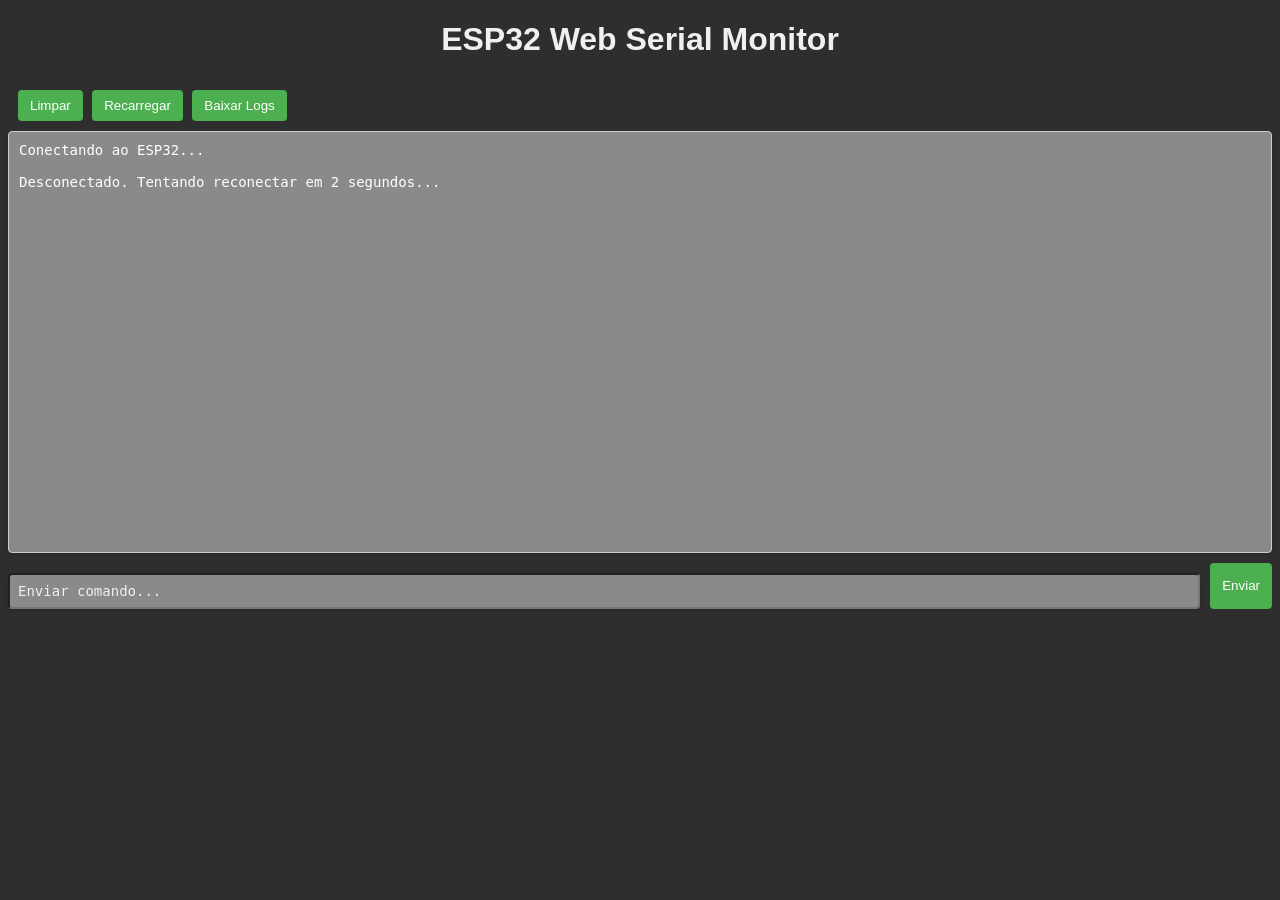
<file: Codes/ControleCentral/data/monitor.html>
<!DOCTYPE html>
<html>
<head>
	<title>ESP32 Web Serial</title>
	<meta name="viewport" content="width=device-width, initial-scale=1">
	<style>
		body {
			background-color: #2e2e2e;
			font-family: Arial, Helvetica, sans-serif;
			color: #f0f0f0;
		}
		#terminal {
			border: 1px solid #ccc;
			padding: 10px;
			height: 400px;
		}
		#input-box {
			width: calc(100% - 70px);
			padding: 8px;
			margin-top: 10px;
		}
		#input-box::placeholder {
			color: #f0f0f0;
		}
		button {
			padding: 8px 12px;
		}
		h1 {
			text-align: center;
		}
		#terminal, #input-box {
			font-family: monospace;
			font-size: 14px;
			overflow-y: scroll;
			white-space: pre-wrap;
			word-wrap: break-word;
			background-color: #8a8a8a;
			color: #fff;
			border-radius: 4px;
			box-shadow: 0 2px 4px rgba(0, 0, 0, 0.1);
		}
		button {
			background-color: #4CAF50;
			color: white;
			border: none;
			border-radius: 4px;
			cursor: pointer;
		}
		button:hover {
			background-color: #45a049;
		}
		#input-box:focus {
			outline: none;
			border: 2px solid #4CAF50;
		}
		.input-container {
			display: flex;
			justify-content: center;
			margin-top: 10px;
		}
		.input-container input {
			flex: 1;
			margin-right: 10px;
		}
		.input-container button {
			flex-shrink: 0;
		}
		.inline-block {
			display: inline-block;
			margin: 10px;
		}
		.inline-block button {
			margin-right: 5px;
		}
		.inline-block button:last-child {
			margin-right: 0;
		}
		code {
			background-color: #460294;
			padding: 2px 4px;
			border-radius: 4px;
			font-family: monospace;
			font-size: 14px;
		}
	</style>
</head>
<body>
	<h1>ESP32 Web Serial Monitor</h1>
	<div class="inline-block">
		<button onclick="limparTerminal()">Limpar</button>
		<button onclick="location.reload()">Recarregar</button>
		<button onclick="downloadLogs()">Baixar Logs</button>
	</div>
	<div id="terminal">Conectando ao ESP32...</div>
	<div class="input-container">
		<input type="text" id="input-box" placeholder="Enviar comando...">
		<button onclick="enviarComando()">Enviar</button>
	</div>

	<script>
		// Verifica se o WebSocket está disponível
		if (!window.WebSocket) {
			alert('Seu navegador não suporta WebSockets. Por favor, use um navegador moderno.');
		}

		function limparTerminal() {
			document.getElementById('terminal').innerHTML = '';
		}

		function downloadLogs() {
			var terminalContent = document.getElementById('terminal').innerText;
			var blob = new Blob([terminalContent], { type: 'text/plain' });
			var link = document.createElement('a');
			var currentDate = new Date();
			var formattedDate = currentDate.toISOString().replace(/[:.]/g, '-');
			var filename = `logs-${formattedDate}.txt`;
			link.href = window.URL.createObjectURL(blob);
			link.download = filename;
			document.body.appendChild(link);
			link.click();
			document.body.removeChild(link);
		}

		var gateway = `ws://${window.location.hostname}/ws`;
		var websocket;

		window.addEventListener('load', onload);

		function onload(event) {
			initWebSocket();

			document.getElementById('input-box').addEventListener('keypress', function(e) {
				if (e.key === 'Enter') {
					enviarComando();
				}
			});
		}

		function initWebSocket() {
			console.log('Tentando abrir uma conexão WebSocket...');
			websocket = new WebSocket(gateway);
			websocket.onopen	= onOpen;
			websocket.onclose   = onClose;
			websocket.onmessage = onMessage; 
		}

		function onOpen(event) {
			console.log('Conexão aberta.');
			document.getElementById('terminal').innerHTML += 'Conectado ao ESP32!\n';
		}

		function onClose(event) {
			console.log('Conexão fechada.');
			document.getElementById('terminal').innerHTML += '\n\nDesconectado. Tentando reconectar em 2 segundos...\n';
			setTimeout(initWebSocket, 2000);
		}

		function onMessage(event) {
			var now = new Date();
			var timeString = now.toLocaleTimeString();
			console.log('Mensagem recebida:', event.data);
			document.getElementById('terminal').innerHTML += `[${timeString}] ${event.data}`;
			// Auto-scroll
			var terminal = document.getElementById('terminal');
			terminal.scrollTop = terminal.scrollHeight;
		}

		function enviarComando() {
			var input = document.getElementById('input-box');
			if(input.value) {
				websocket.send(input.value);
				input.value = '';
			}
		}
	</script>
</body>
</html>
</file>
<file: PlatformIO/data/monitor.css>
:root {
  --bg: #f4f7fb;
  --surface: #ffffff;
  --surface-2: #f8fafc;
  --text: #172033;
  --muted: #697386;
  --line: #dce4ef;
  --primary: #2563eb;
  --primary-2: #1d4ed8;
  --danger: #ef4444;
  --success: #16a34a;
  --terminal: #101827;
  --shadow: 0 20px 50px rgba(15, 23, 42, .10);
  --radius: 22px;
}

* { box-sizing: border-box; }
html, body { min-height: 100%; }
body {
  margin: 0;
  color: var(--text);
  font-family: ui-sans-serif, system-ui, -apple-system, BlinkMacSystemFont, "Segoe UI", sans-serif;
  background:
    radial-gradient(circle at 12% -10%, rgba(37, 99, 235, .18), transparent 34rem),
    radial-gradient(circle at 90% 12%, rgba(139, 92, 246, .12), transparent 30rem),
    linear-gradient(180deg, #fbfdff 0%, var(--bg) 100%);
}

button, input, a { font: inherit; }
button, .link-button {
  border: 1px solid var(--line);
  border-radius: 14px;
  min-height: 44px;
  padding: 0 16px;
  background: var(--surface);
  color: var(--text);
  font-weight: 750;
  cursor: pointer;
  text-decoration: none;
  display: inline-flex;
  align-items: center;
  justify-content: center;
  gap: 8px;
  transition: transform .14s ease, box-shadow .14s ease, border-color .14s ease, background .14s ease;
  user-select: none;
}
button:hover, .link-button:hover { transform: translateY(-1px); box-shadow: 0 10px 24px rgba(15, 23, 42, .11); border-color: #c8d5e6; }
button:active { transform: translateY(0); box-shadow: none; }
input {
  width: 100%;
  min-height: 44px;
  border: 1px solid var(--line);
  background: #fff;
  border-radius: 14px;
  padding: 0 13px;
  color: var(--text);
  outline: none;
}
input:focus { border-color: var(--primary); box-shadow: 0 0 0 4px rgba(37, 99, 235, .12); }
label { display: grid; gap: 6px; color: var(--muted); font-weight: 750; font-size: .88rem; }

.app {
  width: min(1220px, calc(100% - 28px));
  height: 100vh;
  max-height: 100vh;
  margin: 0 auto;
  padding: 22px 0 24px;
  display: grid;
  grid-template-rows: auto minmax(0, 1fr);
  gap: 16px;
  overflow: hidden;
}

.topbar {
  display: flex;
  align-items: center;
  justify-content: space-between;
  gap: 16px;
  padding: 18px 20px;
  background: rgba(255,255,255,.86);
  border: 1px solid rgba(220, 228, 239, .9);
  border-radius: 28px;
  box-shadow: var(--shadow);
  backdrop-filter: blur(14px);
}
.brand { display: flex; align-items: center; gap: 14px; min-width: 0; }
.logo {
  width: 50px; height: 50px; border-radius: 18px;
  background: linear-gradient(135deg, var(--primary), #7c3aed);
  box-shadow: 0 12px 28px rgba(37, 99, 235, .26);
  display: grid; place-items: center; color: #fff; font-weight: 900;
}
.brand h1 { margin: 0; font-size: clamp(1.25rem, 2.8vw, 2rem); letter-spacing: -.04em; line-height: 1; }
.brand p { margin: 5px 0 0; color: var(--muted); font-weight: 600; font-size: .93rem; }
.connection { display: flex; align-items: center; gap: 10px; flex-wrap: wrap; justify-content: flex-end; }
.pill {
  border-radius: 999px;
  padding: 8px 12px;
  font-size: .86rem;
  font-weight: 850;
  border: 1px solid var(--line);
  background: var(--surface-2);
  color: var(--muted);
  white-space: nowrap;
}
.pill.online { background: #dcfce7; color: #166534; border-color: #bbf7d0; }
.pill.offline { background: #fee2e2; color: #991b1b; border-color: #fecaca; }

.monitor-grid {
  display: grid;
  grid-template-columns: minmax(0, 1fr) 330px;
  gap: 16px;
  min-height: 0;
}
.panel {
  min-width: 0;
  min-height: 0;
  padding: 18px;
  background: rgba(255,255,255,.9);
  border: 1px solid rgba(220, 228, 239, .95);
  border-radius: var(--radius);
  box-shadow: var(--shadow);
  backdrop-filter: blur(14px);
}
.panel-head { display: flex; align-items: flex-start; justify-content: space-between; gap: 12px; margin-bottom: 14px; }
.panel-head.compact { margin-bottom: 12px; }
.panel h2 { margin: 0; font-size: 1.05rem; letter-spacing: -.02em; }
.panel .desc { margin: 5px 0 0; color: var(--muted); font-size: .92rem; line-height: 1.4; }
.terminal-panel {
  display: grid;
  grid-template-rows: auto minmax(0, 1fr);
  max-height: 100%;
  overflow: hidden;
}
.terminal {
  margin: 0;
  height: 100%;
  max-height: 100%;
  min-height: 0;
  overflow-y: scroll;
  overflow-x: hidden;
  overscroll-behavior: contain;
  white-space: pre-wrap;
  word-break: break-word;
  overflow-wrap: anywhere;
  border-radius: 16px;
  background: var(--terminal);
  color: #dbeafe;
  padding: 14px;
  font-family: ui-monospace, SFMono-Regular, Menlo, Consolas, monospace;
  font-size: .84rem;
  line-height: 1.45;
  box-shadow: inset 0 0 0 1px rgba(219, 234, 254, .12);
}
.command-form { display: grid; gap: 10px; }
.primary-action { min-height: 52px; background: var(--primary); color: #fff; border-color: transparent; }
.primary-action:hover { background: var(--primary-2); }
.actions { display: grid; gap: 10px; margin-top: 16px; }
.info-box {
  margin-top: 16px;
  padding: 14px;
  border-radius: 16px;
  background: var(--surface-2);
  border: 1px solid var(--line);
  color: var(--muted);
  line-height: 1.45;
}
.info-box strong { color: var(--text); }
.info-box p { margin: 6px 0 0; }

@media (max-width: 900px) {
  .app { height: auto; max-height: none; overflow: visible; }
  .topbar { align-items: flex-start; flex-direction: column; }
  .connection { justify-content: flex-start; }
  .monitor-grid { grid-template-columns: 1fr; }
  .terminal-panel { height: 62vh; min-height: 360px; }
}
@media (max-width: 560px) {
  .app { width: min(100% - 18px, 1220px); padding-top: 10px; }
  .topbar, .panel { border-radius: 18px; }
  .logo { width: 44px; height: 44px; border-radius: 15px; }
}
</file>
